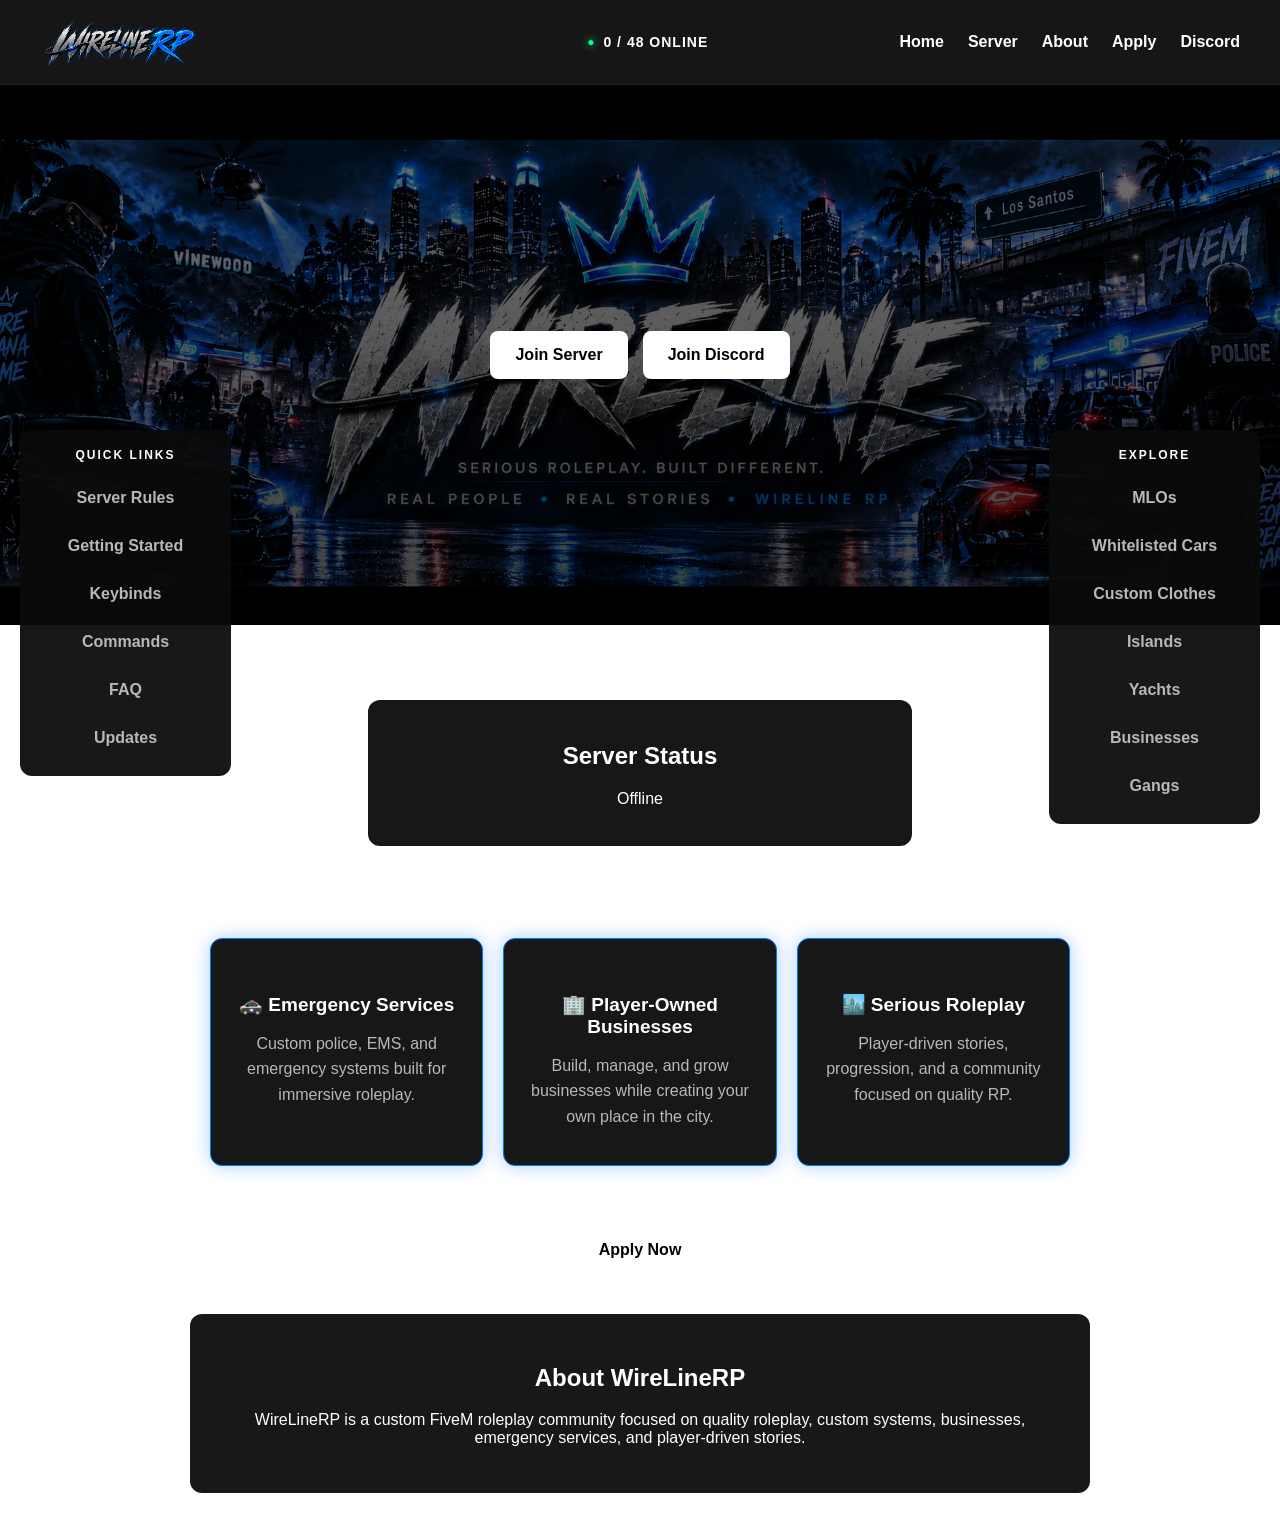
<file: index.html>
<!DOCTYPE html>
<html lang="en">
<head>
    <meta charset="UTF-8">
    <meta name="viewport" content="width=device-width, initial-scale=1.0">
    <title>WireLineRP</title>
    <link rel="stylesheet" href="style.css">
</head>
<body>
    <video class="background-video" autoplay muted loop playsinline>
    <source src="background.mp4" type="video/mp4">
</video>
    <nav class="navbar">
    <div class="nav-logo">
    <img src="wireline-logo.png" alt="WireLineRP">
</div>
    <div class="nav-status">
    <span class="status-dot">●</span>
    <span id="nav-player-count">0 / 48 ONLINE</span>
</div>

    <div class="nav-links">
        <a href="#home">Home</a>
        <a href="#status">Server</a>
        <a href="#about">About</a>
        <a href="#apply">Apply</a>
        <a href="#" id="discord-nav">Discord</a>
    </div>
</nav>
    <div class="quick-menu">
    <h3>QUICK LINKS</h3>

    <a href="rules.html">Server Rules</a>
    <a href="getting-started.html">Getting Started</a>
    <a href="keybinds.html">Keybinds</a>
    <a href="commands.html">Commands</a>
    <a href="faq.html">FAQ</a>
    <a href="updates.html">Updates</a>
</div>
    <div class="side-menu">
    <h3>EXPLORE</h3>

    <a href="mlos.html">MLOs</a>
<a href="cars.html">Whitelisted Cars</a>
<a href="clothes.html">Custom Clothes</a>
<a href="islands.html">Islands</a>
<a href="yachts.html">Yachts</a>
<a href="businesses.html">Businesses</a>
<a href="gangs.html">Gangs</a>
</div>
<header class="hero" id="home">
    <div class="hero-overlay">

        <div class="hero-buttons">
            <a href="#" class="btn" id="join-server">Join Server</a>
            <a href="#" class="btn" id="discord-link">Join Discord</a>
        </div>
    </div>
</header>
<body>

    <main>
        <section class="status-card" id="status">
            <h2>Server Status</h2>
            <p id="server-status">Checking...</p>
        </section>
        <section class="features">
    <h2>Why WireLineRP?</h2>

    <div class="feature-grid">
        <div class="feature-card">
            <h3>🚓 Emergency Services</h3>
            <p>Custom police, EMS, and emergency systems built for immersive roleplay.</p>
        </div>

        <div class="feature-card">
            <h3>🏢 Player-Owned Businesses</h3>
            <p>Build, manage, and grow businesses while creating your own place in the city.</p>
        </div>

        <div class="feature-card">
            <h3>🏙️ Serious Roleplay</h3>
            <p>Player-driven stories, progression, and a community focused on quality RP.</p>
        </div>
    </div>
</section>

        <section class="buttons" id="apply">
    <a href="#" class="btn" id="apply-link">Apply Now</a>
</section>

        <section class="about" id="about">
            <h2>About WireLineRP</h2>
            <p>
                WireLineRP is a custom FiveM roleplay community focused on quality roleplay,
                custom systems, businesses, emergency services, and player-driven stories.
            </p>
        </section>
    </main>

    <script src="script.js"></script>
</body>
</html>
</file>
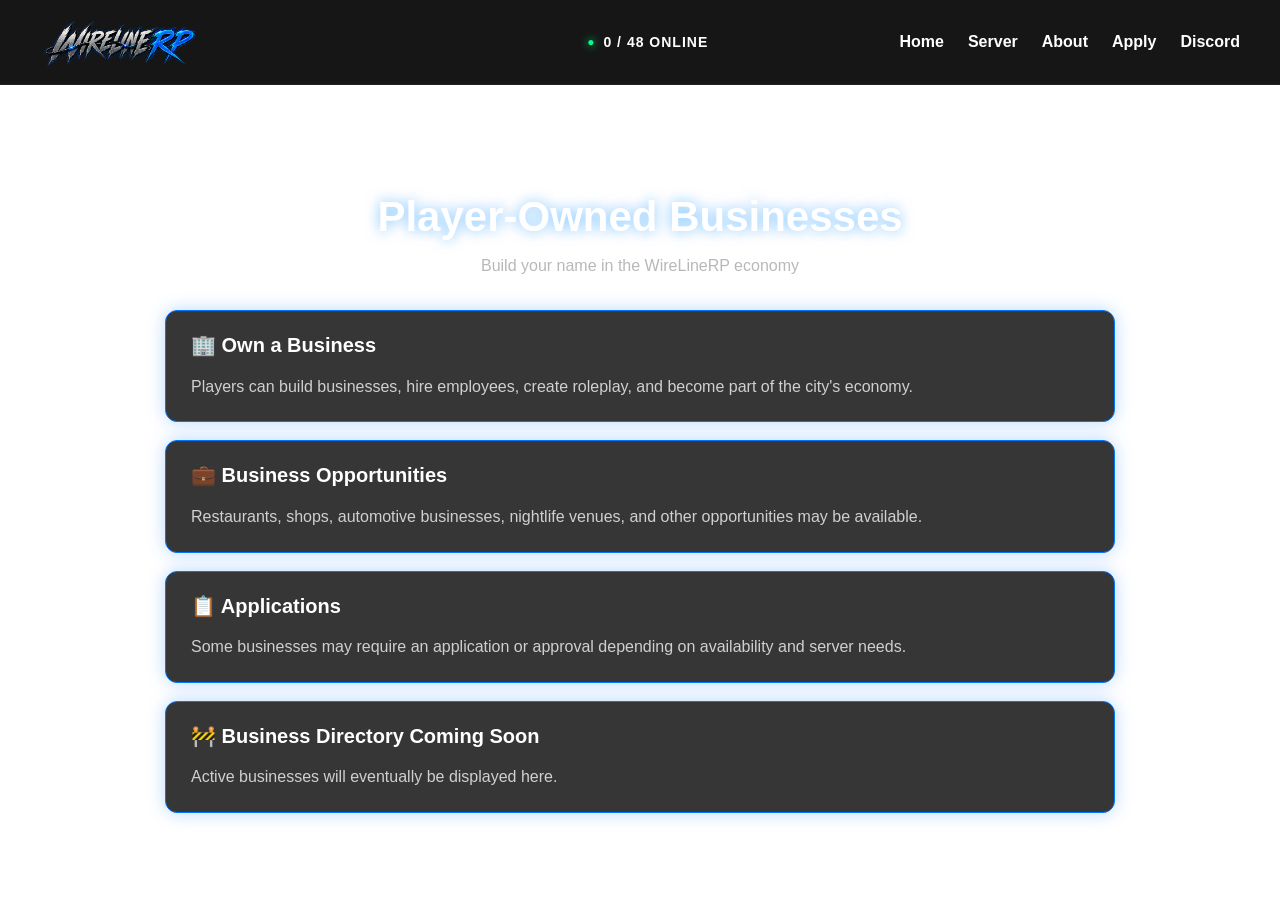
<file: businesses.html>
<!DOCTYPE html>
<html lang="en">
<head>
    <meta charset="UTF-8">
    <meta name="viewport" content="width=device-width, initial-scale=1.0">
    <title>WireLineRP | Businesses</title>
    <link rel="stylesheet" href="style.css">
</head>
<body>

<video class="background-video" autoplay muted loop playsinline>
    <source src="background.mp4" type="video/mp4">
</video>

<nav class="navbar">
    <div class="nav-logo"><a href="index.html"><img src="wireline-logo.png" alt="WireLineRP"></a></div>
    <div class="nav-status"><span class="status-dot">●</span><span id="nav-player-count">0 / 48 ONLINE</span></div>
    <div class="nav-links">
        <a href="index.html">Home</a>
        <a href="index.html#status">Server</a>
        <a href="index.html#about">About</a>
        <a href="index.html#apply">Apply</a>
        <a href="#" id="discord-nav">Discord</a>
    </div>
</nav>

<main class="rules-page">
    <div class="rules-header">
        <h1>Player-Owned Businesses</h1>
        <p>Build your name in the WireLineRP economy</p>
    </div>

    <div class="rules-card">
        <h2>🏢 Own a Business</h2>
        <p>Players can build businesses, hire employees, create roleplay, and become part of the city's economy.</p>
    </div>

    <div class="rules-card">
        <h2>💼 Business Opportunities</h2>
        <p>Restaurants, shops, automotive businesses, nightlife venues, and other opportunities may be available.</p>
    </div>

    <div class="rules-card">
        <h2>📋 Applications</h2>
        <p>Some businesses may require an application or approval depending on availability and server needs.</p>
    </div>

    <div class="rules-card">
        <h2>🚧 Business Directory Coming Soon</h2>
        <p>Active businesses will eventually be displayed here.</p>
    </div>
</main>

<script src="script.js"></script>
</body>
</html>
</file>
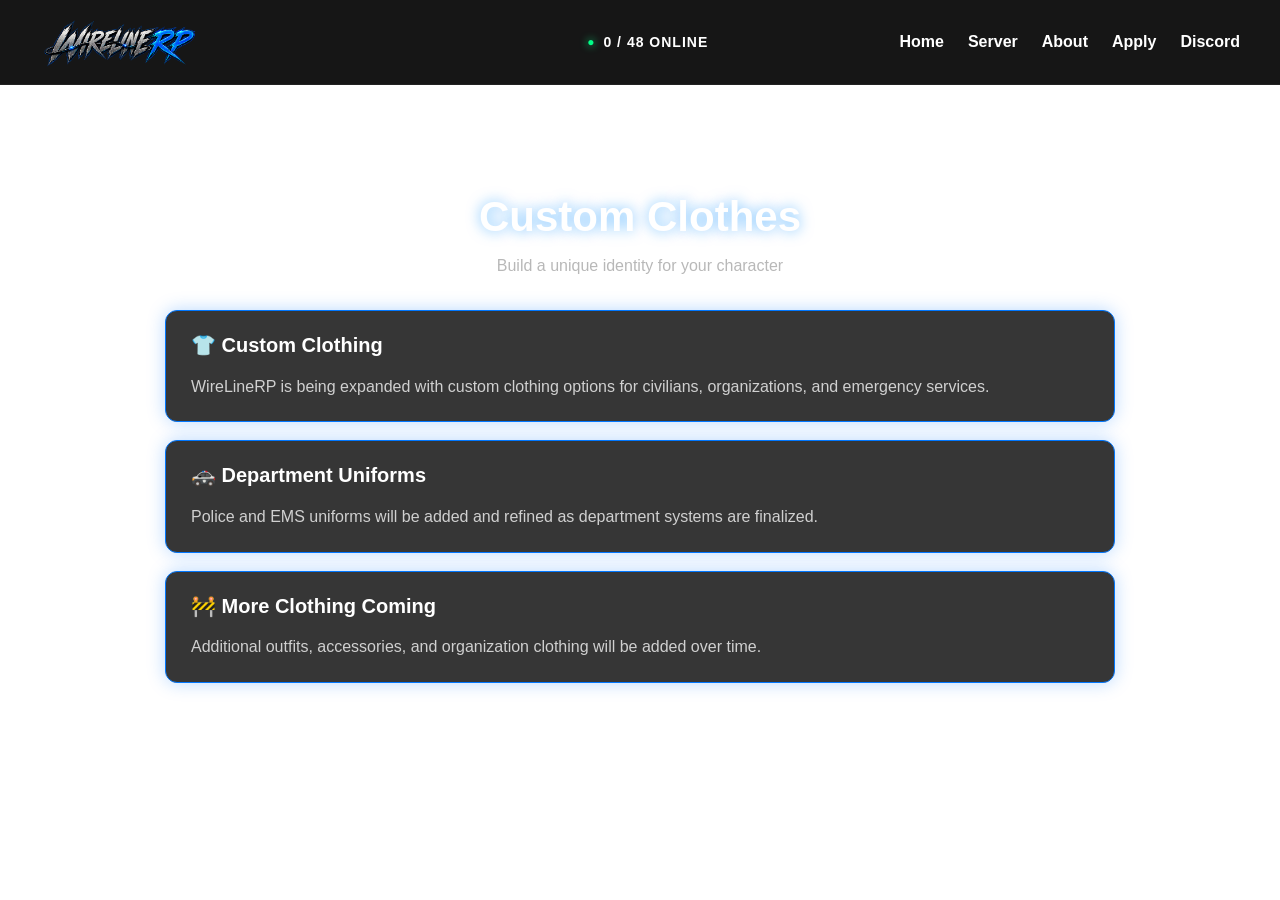
<file: clothes.html>
<!DOCTYPE html>
<html lang="en">
<head>
    <meta charset="UTF-8">
    <meta name="viewport" content="width=device-width, initial-scale=1.0">
    <title>WireLineRP | Custom Clothes</title>
    <link rel="stylesheet" href="style.css">
</head>
<body>

<video class="background-video" autoplay muted loop playsinline>
    <source src="background.mp4" type="video/mp4">
</video>

<nav class="navbar">
    <div class="nav-logo"><a href="index.html"><img src="wireline-logo.png" alt="WireLineRP"></a></div>
    <div class="nav-status"><span class="status-dot">●</span><span id="nav-player-count">0 / 48 ONLINE</span></div>
    <div class="nav-links">
        <a href="index.html">Home</a>
        <a href="index.html#status">Server</a>
        <a href="index.html#about">About</a>
        <a href="index.html#apply">Apply</a>
        <a href="#" id="discord-nav">Discord</a>
    </div>
</nav>

<main class="rules-page">
    <div class="rules-header">
        <h1>Custom Clothes</h1>
        <p>Build a unique identity for your character</p>
    </div>

    <div class="rules-card">
        <h2>👕 Custom Clothing</h2>
        <p>WireLineRP is being expanded with custom clothing options for civilians, organizations, and emergency services.</p>
    </div>

    <div class="rules-card">
        <h2>🚓 Department Uniforms</h2>
        <p>Police and EMS uniforms will be added and refined as department systems are finalized.</p>
    </div>

    <div class="rules-card">
        <h2>🚧 More Clothing Coming</h2>
        <p>Additional outfits, accessories, and organization clothing will be added over time.</p>
    </div>
</main>

<script src="script.js"></script>
</body>
</html>
</file>
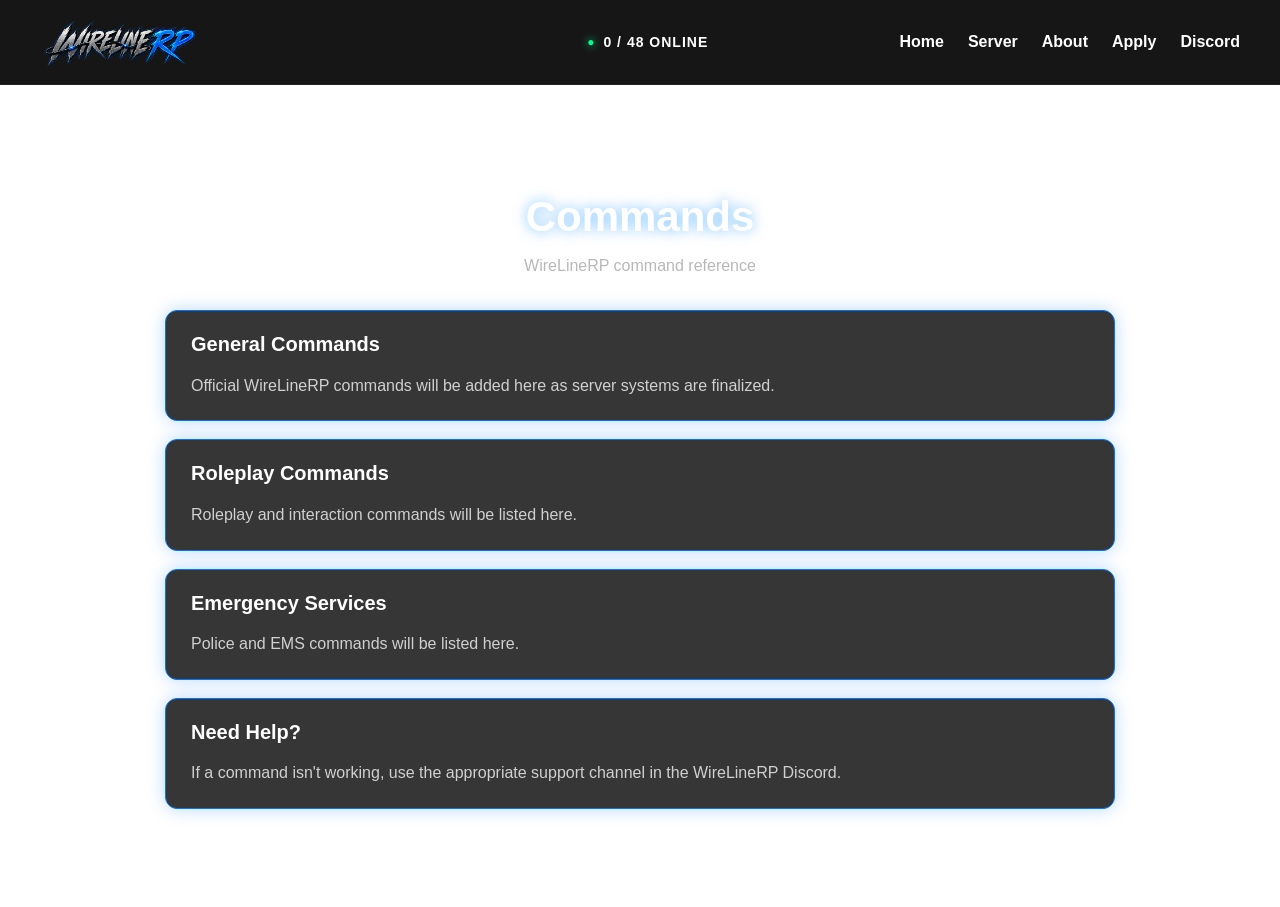
<file: commands.html>
<!DOCTYPE html>
<html lang="en">
<head>
    <meta charset="UTF-8">
    <meta name="viewport" content="width=device-width, initial-scale=1.0">
    <title>WireLineRP | Commands</title>
    <link rel="stylesheet" href="style.css">
</head>

<body>

<video class="background-video" autoplay muted loop playsinline>
    <source src="background.mp4" type="video/mp4">
</video>

<nav class="navbar">
    <div class="nav-logo">
        <a href="index.html">
            <img src="wireline-logo.png" alt="WireLineRP">
        </a>
    </div>

    <div class="nav-status">
        <span class="status-dot">●</span>
        <span id="nav-player-count">0 / 48 ONLINE</span>
    </div>

    <div class="nav-links">
        <a href="index.html">Home</a>
        <a href="index.html#status">Server</a>
        <a href="index.html#about">About</a>
        <a href="index.html#apply">Apply</a>
        <a href="#" id="discord-nav">Discord</a>
    </div>
</nav>

<main class="rules-page">

    <div class="rules-header">
        <h1>Commands</h1>
        <p>WireLineRP command reference</p>
    </div>

    <div class="rules-card">
        <h2>General Commands</h2>
        <p>Official WireLineRP commands will be added here as server systems are finalized.</p>
    </div>

    <div class="rules-card">
        <h2>Roleplay Commands</h2>
        <p>Roleplay and interaction commands will be listed here.</p>
    </div>

    <div class="rules-card">
        <h2>Emergency Services</h2>
        <p>Police and EMS commands will be listed here.</p>
    </div>

    <div class="rules-card">
        <h2>Need Help?</h2>
        <p>If a command isn't working, use the appropriate support channel in the WireLineRP Discord.</p>
    </div>

</main>

<script src="script.js"></script>

</body>
</html>
</file>
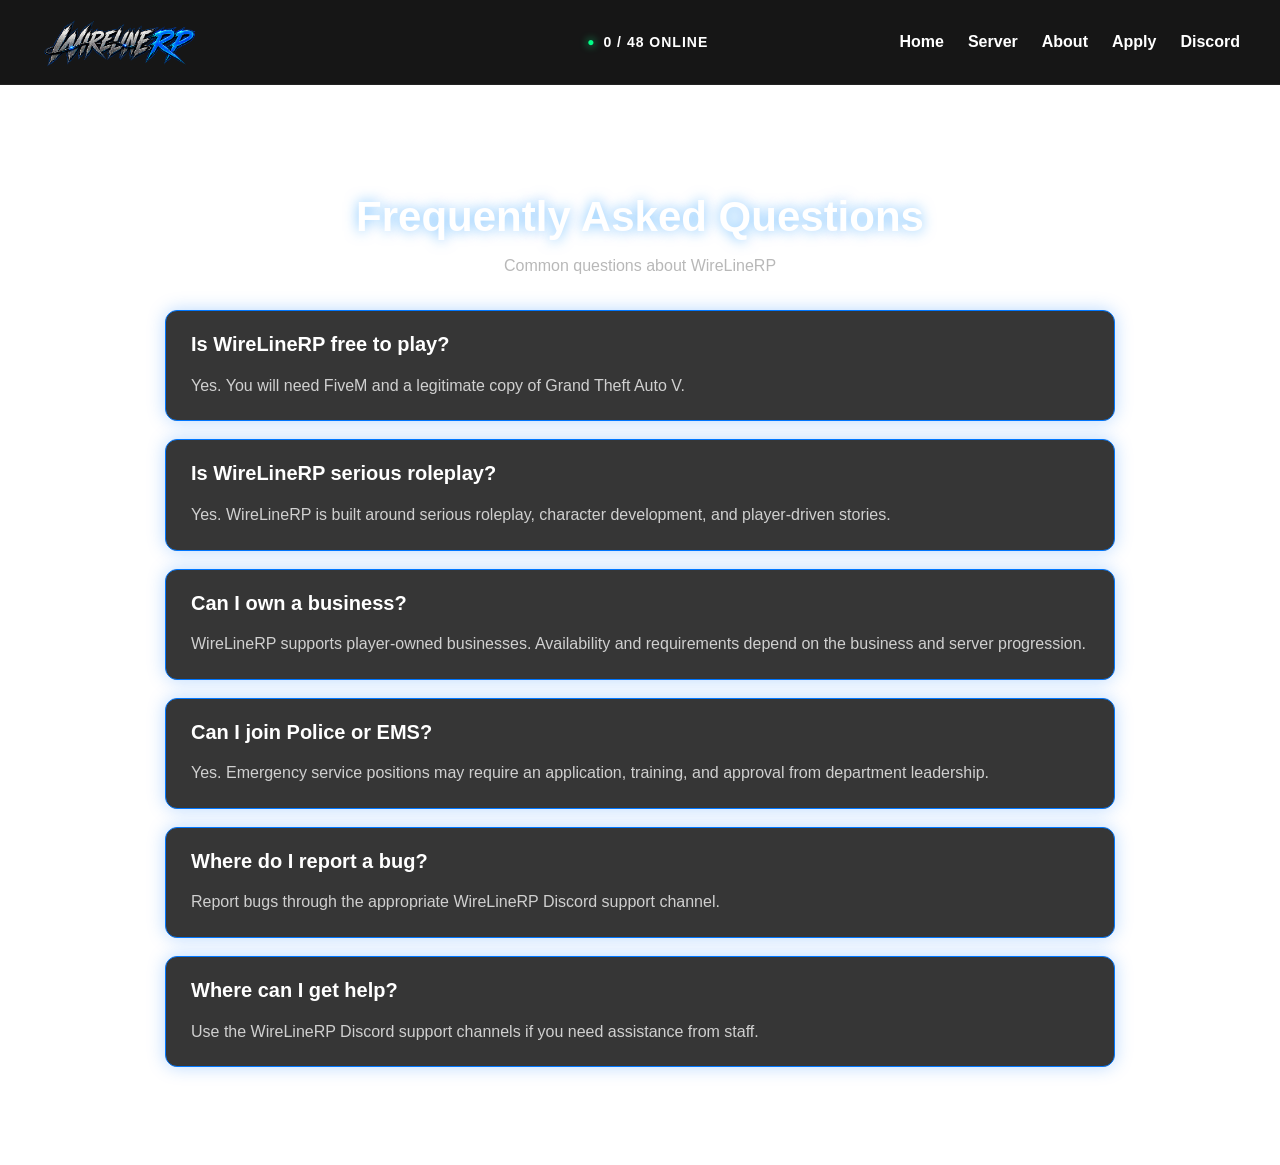
<file: faq.html>
<!DOCTYPE html>
<html lang="en">
<head>
    <meta charset="UTF-8">
    <meta name="viewport" content="width=device-width, initial-scale=1.0">
    <title>WireLineRP | FAQ</title>
    <link rel="stylesheet" href="style.css">
</head>

<body>

<video class="background-video" autoplay muted loop playsinline>
    <source src="background.mp4" type="video/mp4">
</video>

<nav class="navbar">
    <div class="nav-logo">
        <a href="index.html">
            <img src="wireline-logo.png" alt="WireLineRP">
        </a>
    </div>

    <div class="nav-status">
        <span class="status-dot">●</span>
        <span id="nav-player-count">0 / 48 ONLINE</span>
    </div>

    <div class="nav-links">
        <a href="index.html">Home</a>
        <a href="index.html#status">Server</a>
        <a href="index.html#about">About</a>
        <a href="index.html#apply">Apply</a>
        <a href="#" id="discord-nav">Discord</a>
    </div>
</nav>

<main class="rules-page">

    <div class="rules-header">
        <h1>Frequently Asked Questions</h1>
        <p>Common questions about WireLineRP</p>
    </div>

    <div class="rules-card">
        <h2>Is WireLineRP free to play?</h2>
        <p>Yes. You will need FiveM and a legitimate copy of Grand Theft Auto V.</p>
    </div>

    <div class="rules-card">
        <h2>Is WireLineRP serious roleplay?</h2>
        <p>Yes. WireLineRP is built around serious roleplay, character development, and player-driven stories.</p>
    </div>

    <div class="rules-card">
        <h2>Can I own a business?</h2>
        <p>WireLineRP supports player-owned businesses. Availability and requirements depend on the business and server progression.</p>
    </div>

    <div class="rules-card">
        <h2>Can I join Police or EMS?</h2>
        <p>Yes. Emergency service positions may require an application, training, and approval from department leadership.</p>
    </div>

    <div class="rules-card">
        <h2>Where do I report a bug?</h2>
        <p>Report bugs through the appropriate WireLineRP Discord support channel.</p>
    </div>

    <div class="rules-card">
        <h2>Where can I get help?</h2>
        <p>Use the WireLineRP Discord support channels if you need assistance from staff.</p>
    </div>

</main>

<script src="script.js"></script>

</body>
</html>
</file>
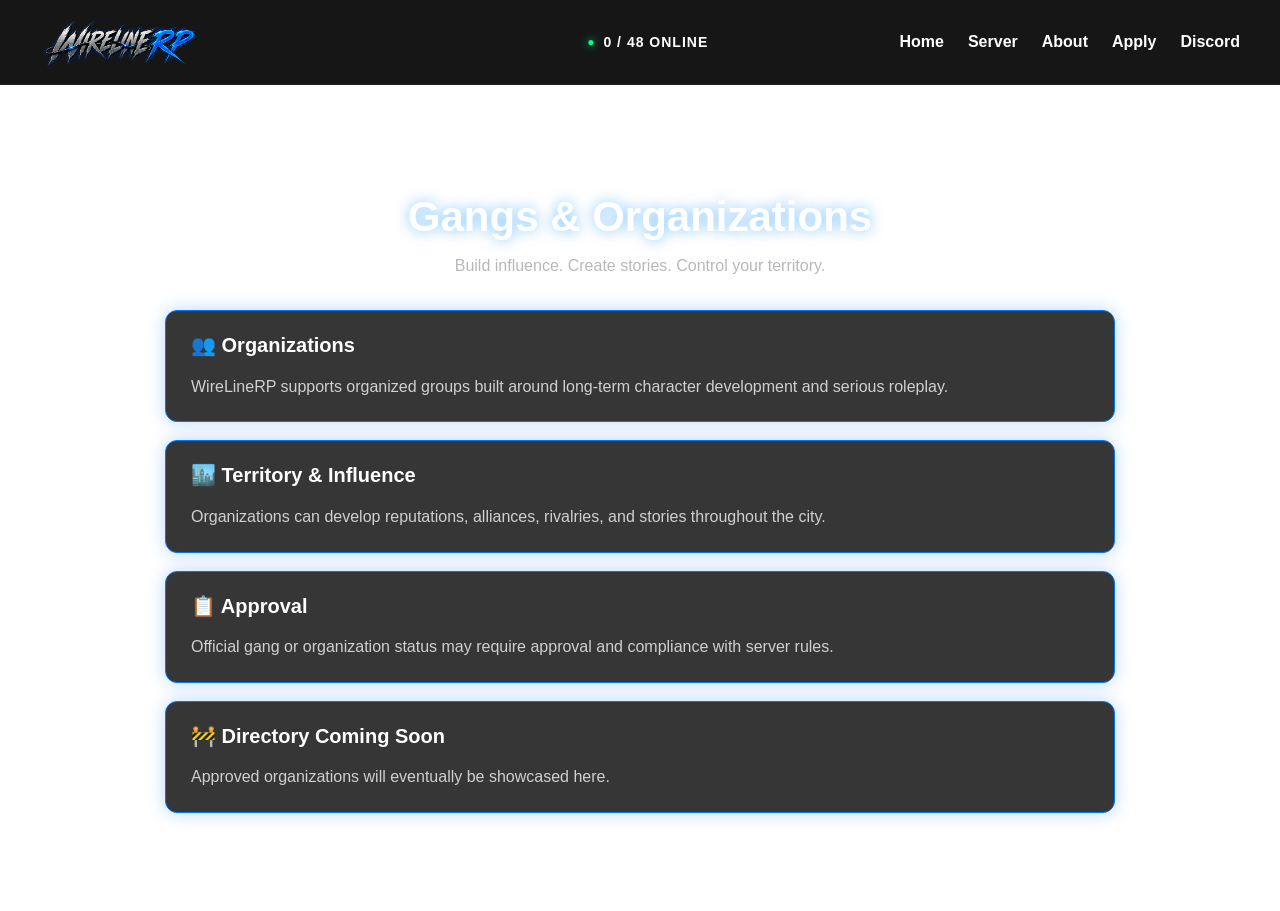
<file: gangs.html>
<!DOCTYPE html>
<html lang="en">
<head>
    <meta charset="UTF-8">
    <meta name="viewport" content="width=device-width, initial-scale=1.0">
    <title>WireLineRP | Gangs</title>
    <link rel="stylesheet" href="style.css">
</head>
<body>

<video class="background-video" autoplay muted loop playsinline>
    <source src="background.mp4" type="video/mp4">
</video>

<nav class="navbar">
    <div class="nav-logo"><a href="index.html"><img src="wireline-logo.png" alt="WireLineRP"></a></div>
    <div class="nav-status"><span class="status-dot">●</span><span id="nav-player-count">0 / 48 ONLINE</span></div>
    <div class="nav-links">
        <a href="index.html">Home</a>
        <a href="index.html#status">Server</a>
        <a href="index.html#about">About</a>
        <a href="index.html#apply">Apply</a>
        <a href="#" id="discord-nav">Discord</a>
    </div>
</nav>

<main class="rules-page">
    <div class="rules-header">
        <h1>Gangs & Organizations</h1>
        <p>Build influence. Create stories. Control your territory.</p>
    </div>

    <div class="rules-card">
        <h2>👥 Organizations</h2>
        <p>WireLineRP supports organized groups built around long-term character development and serious roleplay.</p>
    </div>

    <div class="rules-card">
        <h2>🏙️ Territory & Influence</h2>
        <p>Organizations can develop reputations, alliances, rivalries, and stories throughout the city.</p>
    </div>

    <div class="rules-card">
        <h2>📋 Approval</h2>
        <p>Official gang or organization status may require approval and compliance with server rules.</p>
    </div>

    <div class="rules-card">
        <h2>🚧 Directory Coming Soon</h2>
        <p>Approved organizations will eventually be showcased here.</p>
    </div>
</main>

<script src="script.js"></script>
</body>
</html>
</file>
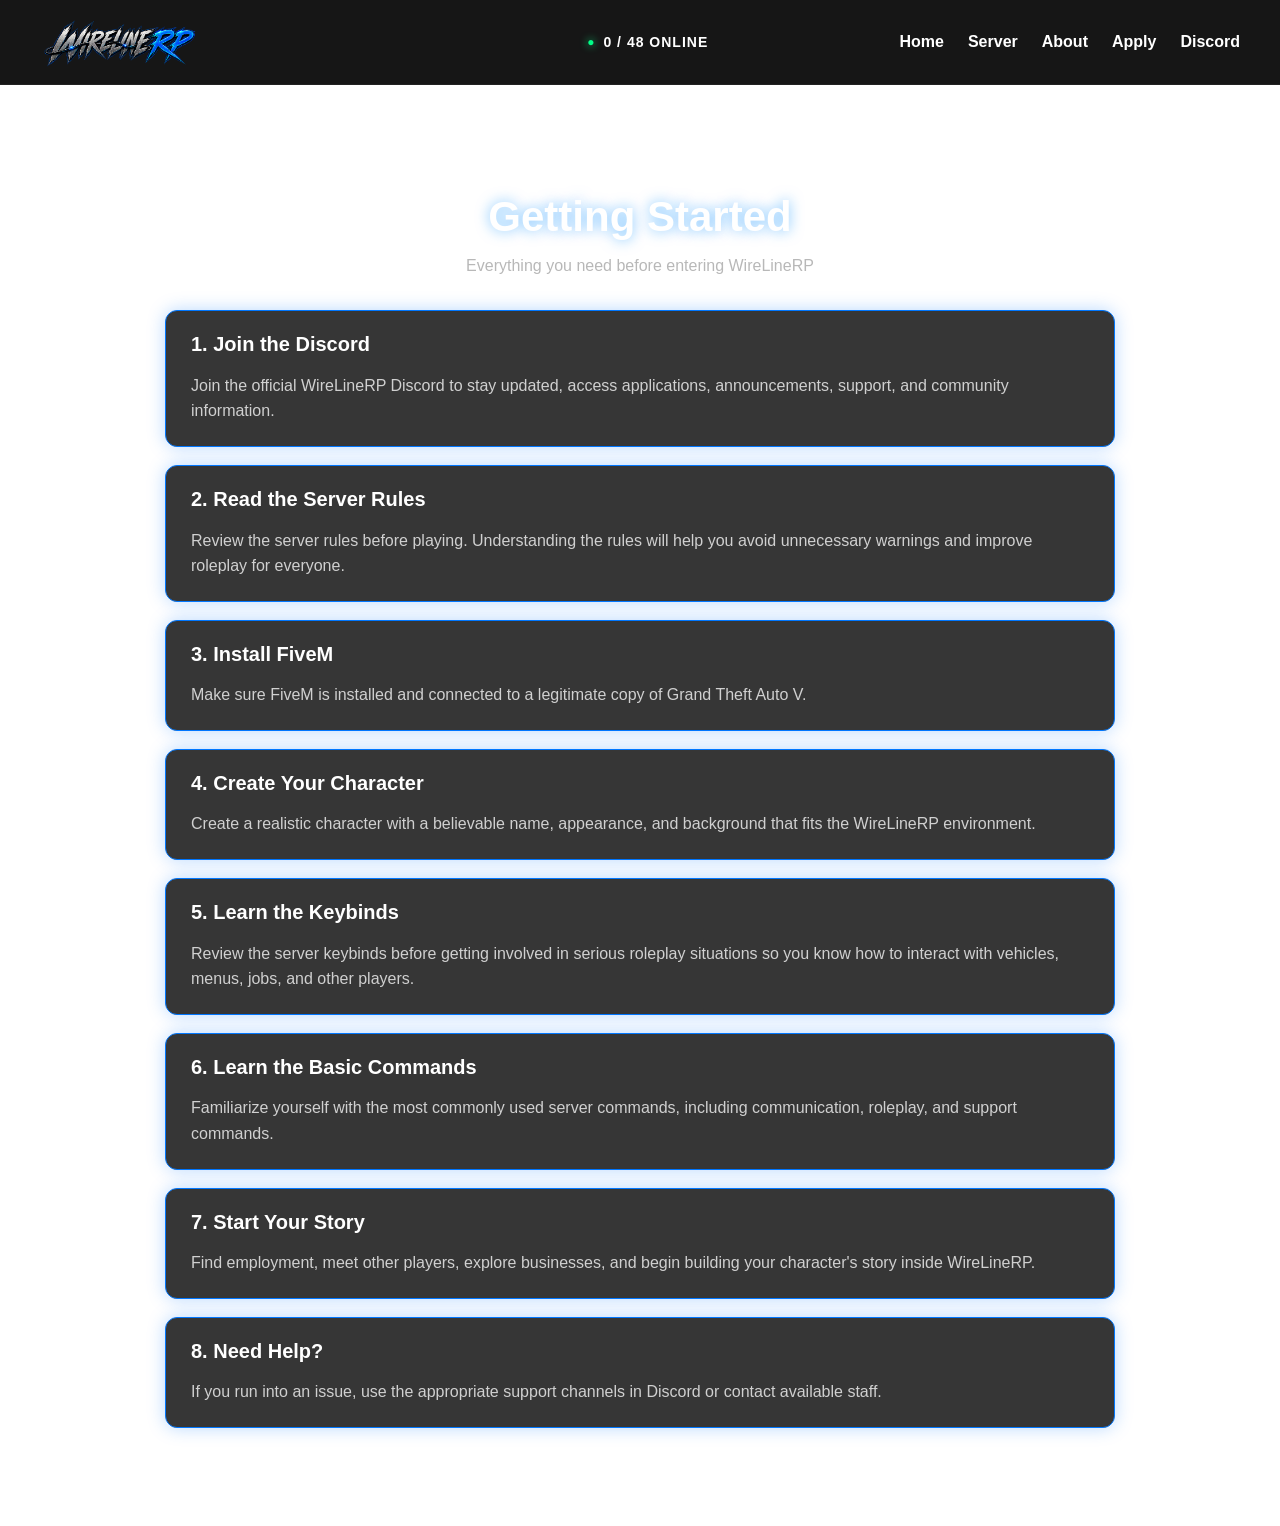
<file: getting-started.html>
<!DOCTYPE html>
<html lang="en">
<head>
    <meta charset="UTF-8">
    <meta name="viewport" content="width=device-width, initial-scale=1.0">
    <title>WireLineRP | Getting Started</title>
    <link rel="stylesheet" href="style.css">
</head>

<body>

<video class="background-video" autoplay muted loop playsinline>
    <source src="background.mp4" type="video/mp4">
</video>

<nav class="navbar">
    <div class="nav-logo">
        <a href="index.html">
            <img src="wireline-logo.png" alt="WireLineRP">
        </a>
    </div>

    <div class="nav-status">
        <span class="status-dot">●</span>
        <span id="nav-player-count">0 / 48 ONLINE</span>
    </div>

    <div class="nav-links">
        <a href="index.html">Home</a>
        <a href="index.html#status">Server</a>
        <a href="index.html#about">About</a>
        <a href="index.html#apply">Apply</a>
        <a href="#" id="discord-nav">Discord</a>
    </div>
</nav>

<main class="rules-page">

    <div class="rules-header">
        <h1>Getting Started</h1>
        <p>Everything you need before entering WireLineRP</p>
    </div>

    <div class="rules-card">
        <h2>1. Join the Discord</h2>
        <p>Join the official WireLineRP Discord to stay updated, access applications, announcements, support, and community information.</p>
    </div>

    <div class="rules-card">
        <h2>2. Read the Server Rules</h2>
        <p>Review the server rules before playing. Understanding the rules will help you avoid unnecessary warnings and improve roleplay for everyone.</p>
    </div>

    <div class="rules-card">
        <h2>3. Install FiveM</h2>
        <p>Make sure FiveM is installed and connected to a legitimate copy of Grand Theft Auto V.</p>
    </div>

    <div class="rules-card">
        <h2>4. Create Your Character</h2>
        <p>Create a realistic character with a believable name, appearance, and background that fits the WireLineRP environment.</p>
    </div>

    <div class="rules-card">
        <h2>5. Learn the Keybinds</h2>
        <p>Review the server keybinds before getting involved in serious roleplay situations so you know how to interact with vehicles, menus, jobs, and other players.</p>
    </div>

    <div class="rules-card">
        <h2>6. Learn the Basic Commands</h2>
        <p>Familiarize yourself with the most commonly used server commands, including communication, roleplay, and support commands.</p>
    </div>

    <div class="rules-card">
        <h2>7. Start Your Story</h2>
        <p>Find employment, meet other players, explore businesses, and begin building your character's story inside WireLineRP.</p>
    </div>

    <div class="rules-card">
        <h2>8. Need Help?</h2>
        <p>If you run into an issue, use the appropriate support channels in Discord or contact available staff.</p>
    </div>

</main>

<script src="script.js"></script>

</body>
</html>
</file>
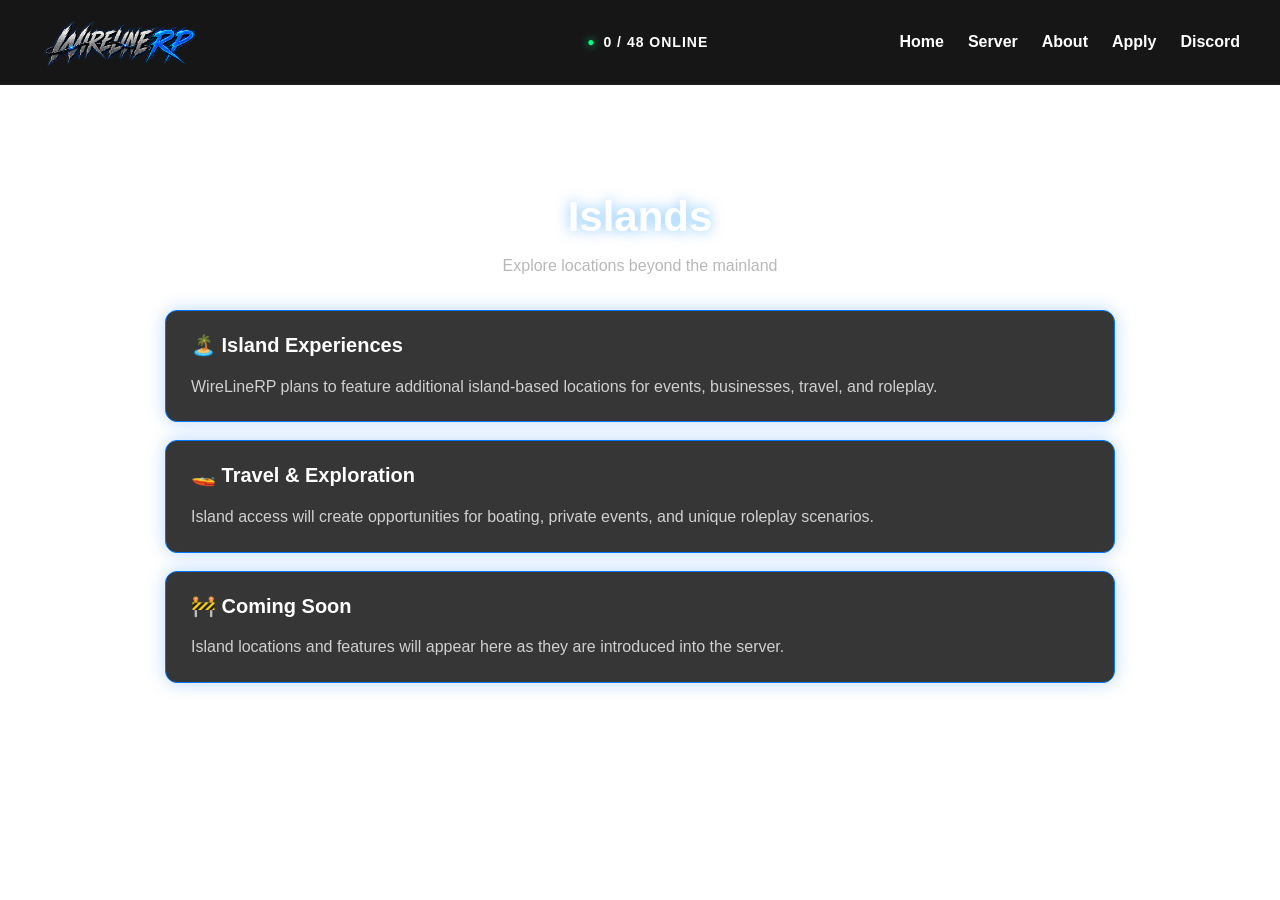
<file: islands.html>
<!DOCTYPE html>
<html lang="en">
<head>
    <meta charset="UTF-8">
    <meta name="viewport" content="width=device-width, initial-scale=1.0">
    <title>WireLineRP | Islands</title>
    <link rel="stylesheet" href="style.css">
</head>
<body>

<video class="background-video" autoplay muted loop playsinline>
    <source src="background.mp4" type="video/mp4">
</video>

<nav class="navbar">
    <div class="nav-logo"><a href="index.html"><img src="wireline-logo.png" alt="WireLineRP"></a></div>
    <div class="nav-status"><span class="status-dot">●</span><span id="nav-player-count">0 / 48 ONLINE</span></div>
    <div class="nav-links">
        <a href="index.html">Home</a>
        <a href="index.html#status">Server</a>
        <a href="index.html#about">About</a>
        <a href="index.html#apply">Apply</a>
        <a href="#" id="discord-nav">Discord</a>
    </div>
</nav>

<main class="rules-page">
    <div class="rules-header">
        <h1>Islands</h1>
        <p>Explore locations beyond the mainland</p>
    </div>

    <div class="rules-card">
        <h2>🏝️ Island Experiences</h2>
        <p>WireLineRP plans to feature additional island-based locations for events, businesses, travel, and roleplay.</p>
    </div>

    <div class="rules-card">
        <h2>🚤 Travel & Exploration</h2>
        <p>Island access will create opportunities for boating, private events, and unique roleplay scenarios.</p>
    </div>

    <div class="rules-card">
        <h2>🚧 Coming Soon</h2>
        <p>Island locations and features will appear here as they are introduced into the server.</p>
    </div>
</main>

<script src="script.js"></script>
</body>
</html>
</file>
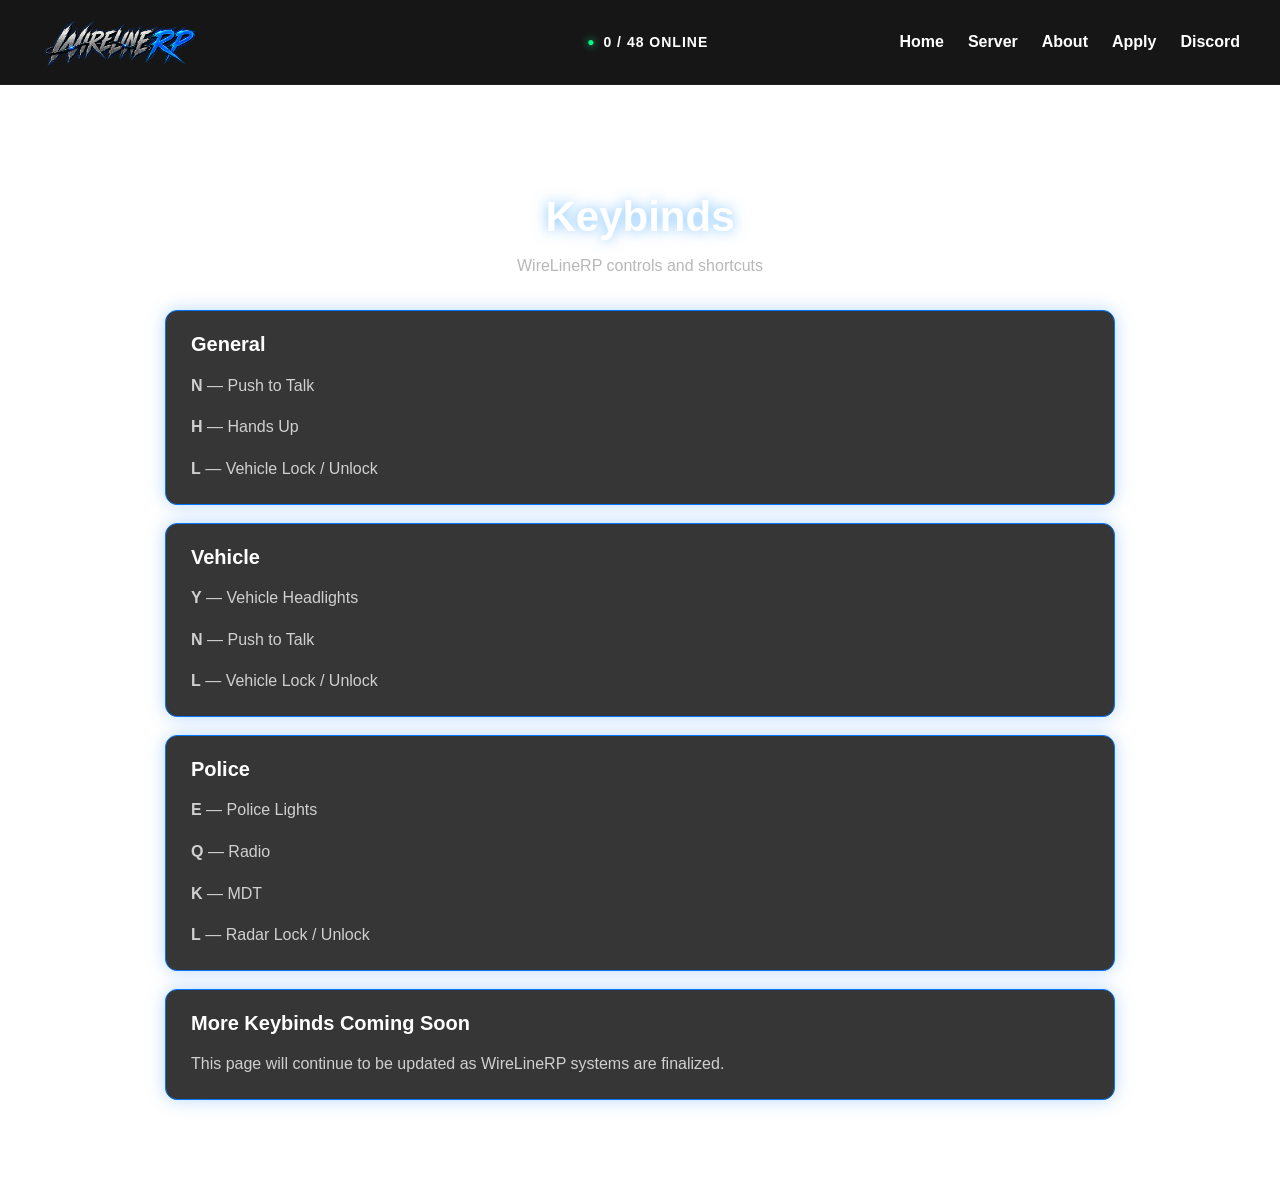
<file: keybinds.html>
<!DOCTYPE html>
<html lang="en">
<head>
    <meta charset="UTF-8">
    <meta name="viewport" content="width=device-width, initial-scale=1.0">
    <title>WireLineRP | Keybinds</title>
    <link rel="stylesheet" href="style.css">
</head>

<body>

<video class="background-video" autoplay muted loop playsinline>
    <source src="background.mp4" type="video/mp4">
</video>

<nav class="navbar">
    <div class="nav-logo">
        <a href="index.html">
            <img src="wireline-logo.png" alt="WireLineRP">
        </a>
    </div>

    <div class="nav-status">
        <span class="status-dot">●</span>
        <span id="nav-player-count">0 / 48 ONLINE</span>
    </div>

    <div class="nav-links">
        <a href="index.html">Home</a>
        <a href="index.html#status">Server</a>
        <a href="index.html#about">About</a>
        <a href="index.html#apply">Apply</a>
        <a href="#" id="discord-nav">Discord</a>
    </div>
</nav>

<main class="rules-page">

    <div class="rules-header">
        <h1>Keybinds</h1>
        <p>WireLineRP controls and shortcuts</p>
    </div>

    <div class="rules-card">
        <h2>General</h2>
        <p><strong>N</strong> — Push to Talk</p>
        <p><strong>H</strong> — Hands Up</p>
        <p><strong>L</strong> — Vehicle Lock / Unlock</p>
    </div>

    <div class="rules-card">
        <h2>Vehicle</h2>
        <p><strong>Y</strong> — Vehicle Headlights</p>
        <p><strong>N</strong> — Push to Talk</p>
        <p><strong>L</strong> — Vehicle Lock / Unlock</p>
    </div>

    <div class="rules-card">
        <h2>Police</h2>
        <p><strong>E</strong> — Police Lights</p>
        <p><strong>Q</strong> — Radio</p>
        <p><strong>K</strong> — MDT</p>
        <p><strong>L</strong> — Radar Lock / Unlock</p>
    </div>

    <div class="rules-card">
        <h2>More Keybinds Coming Soon</h2>
        <p>This page will continue to be updated as WireLineRP systems are finalized.</p>
    </div>

</main>

<script src="script.js"></script>

</body>
</html>
</file>
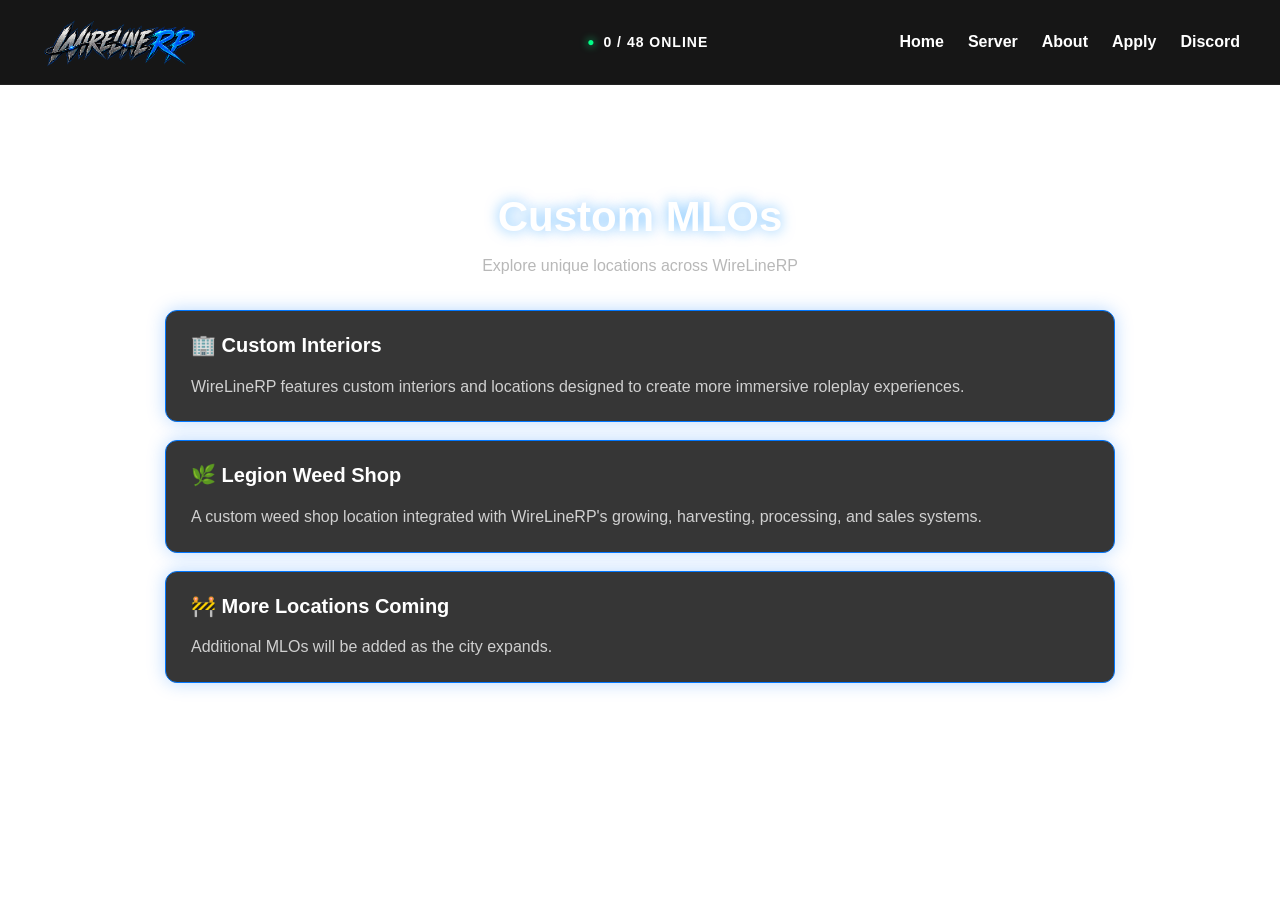
<file: mlos.html>
<!DOCTYPE html>
<html lang="en">
<head>
    <meta charset="UTF-8">
    <meta name="viewport" content="width=device-width, initial-scale=1.0">
    <title>WireLineRP | MLOs</title>
    <link rel="stylesheet" href="style.css">
</head>
<body>

<video class="background-video" autoplay muted loop playsinline>
    <source src="background.mp4" type="video/mp4">
</video>

<nav class="navbar">
    <div class="nav-logo"><a href="index.html"><img src="wireline-logo.png" alt="WireLineRP"></a></div>
    <div class="nav-status">
        <span class="status-dot">●</span>
        <span id="nav-player-count">0 / 48 ONLINE</span>
    </div>
    <div class="nav-links">
        <a href="index.html">Home</a>
        <a href="index.html#status">Server</a>
        <a href="index.html#about">About</a>
        <a href="index.html#apply">Apply</a>
        <a href="#" id="discord-nav">Discord</a>
    </div>
</nav>

<main class="rules-page">
    <div class="rules-header">
        <h1>Custom MLOs</h1>
        <p>Explore unique locations across WireLineRP</p>
    </div>

    <div class="rules-card">
        <h2>🏢 Custom Interiors</h2>
        <p>WireLineRP features custom interiors and locations designed to create more immersive roleplay experiences.</p>
    </div>

    <div class="rules-card">
        <h2>🌿 Legion Weed Shop</h2>
        <p>A custom weed shop location integrated with WireLineRP's growing, harvesting, processing, and sales systems.</p>
    </div>

    <div class="rules-card">
        <h2>🚧 More Locations Coming</h2>
        <p>Additional MLOs will be added as the city expands.</p>
    </div>
</main>

<script src="script.js"></script>
</body>
</html>
</file>
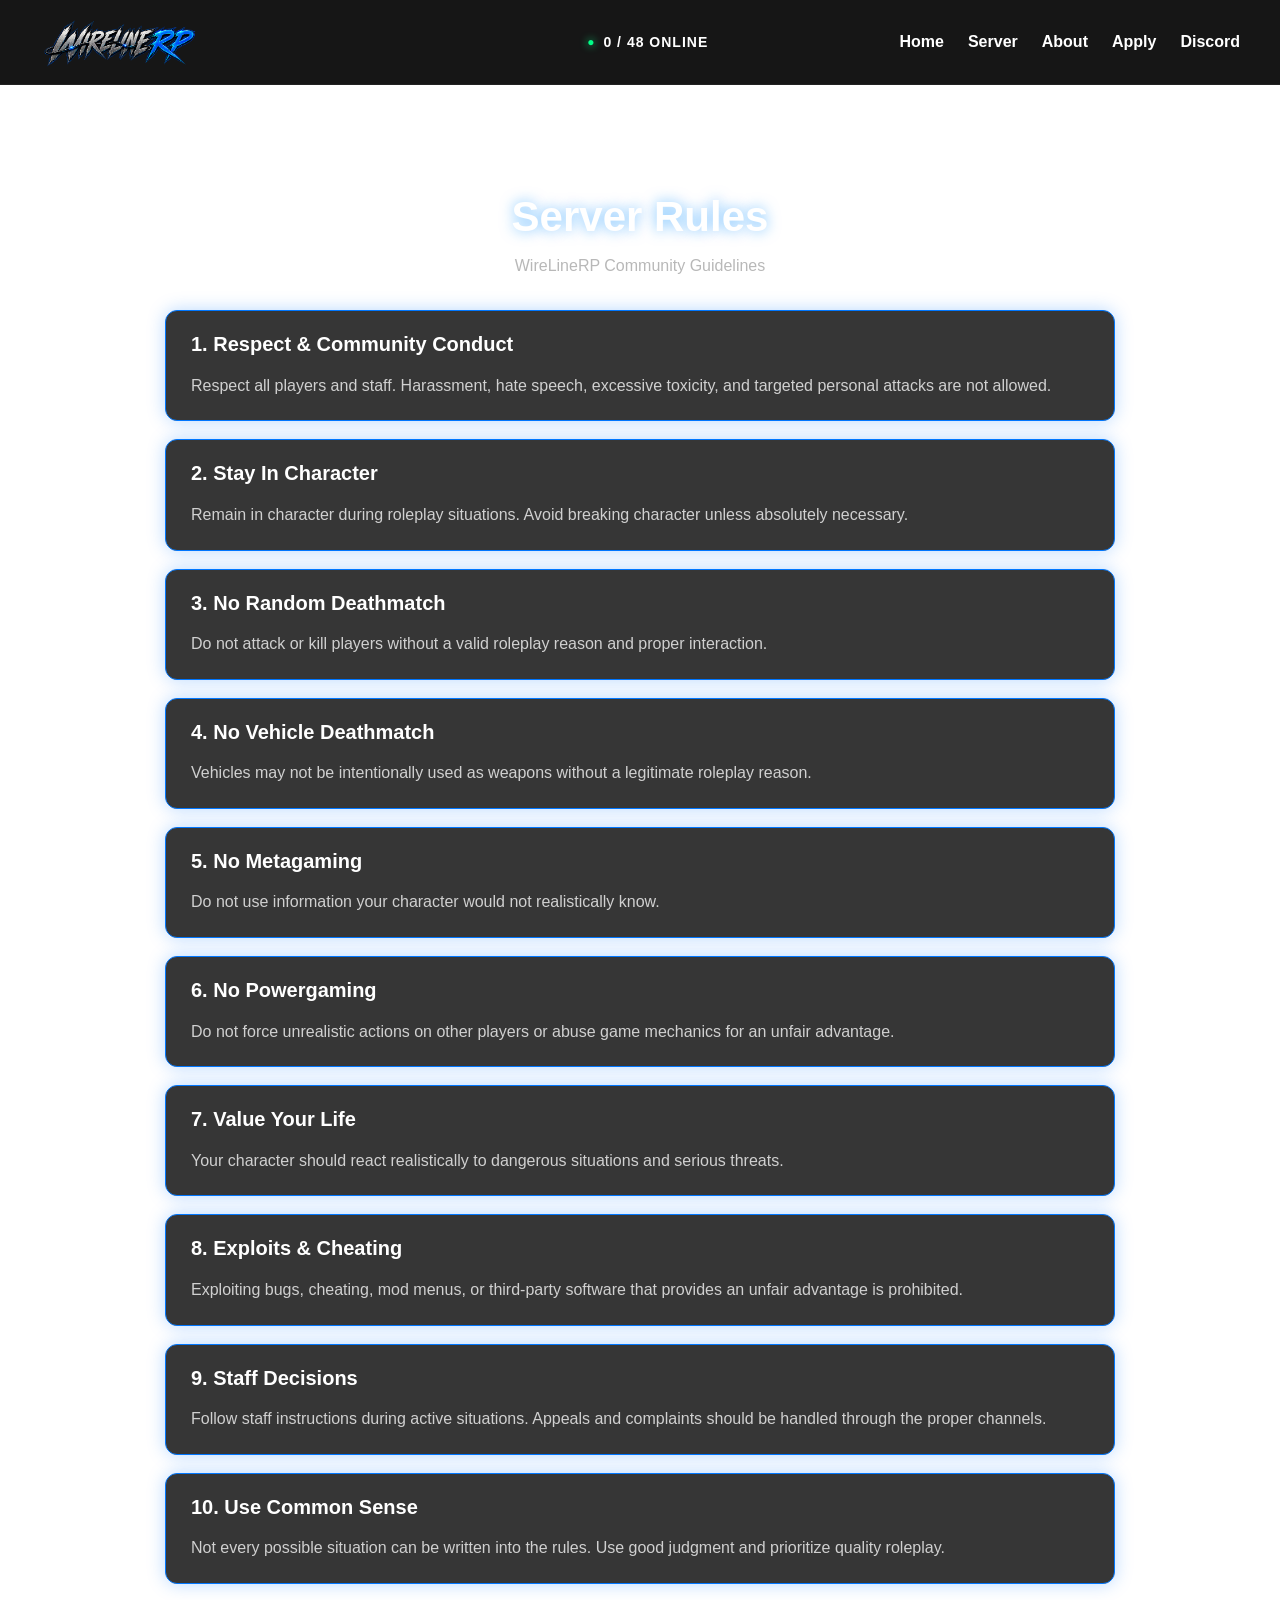
<file: rules.html>
<!DOCTYPE html>
<html lang="en">
<head>
    <meta charset="UTF-8">
    <meta name="viewport" content="width=device-width, initial-scale=1.0">
    <title>WireLineRP | Server Rules</title>
    <link rel="stylesheet" href="style.css">
</head>

<body>

<video class="background-video" autoplay muted loop playsinline>
    <source src="background.mp4" type="video/mp4">
</video>

<nav class="navbar">
    <div class="nav-logo">
        <a href="index.html">
            <img src="wireline-logo.png" alt="WireLineRP">
        </a>
    </div>

    <div class="nav-status">
        <span class="status-dot">●</span>
        <span id="nav-player-count">0 / 48 ONLINE</span>
    </div>

    <div class="nav-links">
        <a href="index.html">Home</a>
        <a href="index.html#status">Server</a>
        <a href="index.html#about">About</a>
        <a href="index.html#apply">Apply</a>
        <a href="#" id="discord-nav">Discord</a>
    </div>
</nav>

<main class="rules-page">

    <div class="rules-header">
        <h1>Server Rules</h1>
        <p>WireLineRP Community Guidelines</p>
    </div>

    <div class="rules-card">
        <h2>1. Respect & Community Conduct</h2>
        <p>Respect all players and staff. Harassment, hate speech, excessive toxicity, and targeted personal attacks are not allowed.</p>
    </div>

    <div class="rules-card">
        <h2>2. Stay In Character</h2>
        <p>Remain in character during roleplay situations. Avoid breaking character unless absolutely necessary.</p>
    </div>

    <div class="rules-card">
        <h2>3. No Random Deathmatch</h2>
        <p>Do not attack or kill players without a valid roleplay reason and proper interaction.</p>
    </div>

    <div class="rules-card">
        <h2>4. No Vehicle Deathmatch</h2>
        <p>Vehicles may not be intentionally used as weapons without a legitimate roleplay reason.</p>
    </div>

    <div class="rules-card">
        <h2>5. No Metagaming</h2>
        <p>Do not use information your character would not realistically know.</p>
    </div>

    <div class="rules-card">
        <h2>6. No Powergaming</h2>
        <p>Do not force unrealistic actions on other players or abuse game mechanics for an unfair advantage.</p>
    </div>

    <div class="rules-card">
        <h2>7. Value Your Life</h2>
        <p>Your character should react realistically to dangerous situations and serious threats.</p>
    </div>

    <div class="rules-card">
        <h2>8. Exploits & Cheating</h2>
        <p>Exploiting bugs, cheating, mod menus, or third-party software that provides an unfair advantage is prohibited.</p>
    </div>

    <div class="rules-card">
        <h2>9. Staff Decisions</h2>
        <p>Follow staff instructions during active situations. Appeals and complaints should be handled through the proper channels.</p>
    </div>

    <div class="rules-card">
        <h2>10. Use Common Sense</h2>
        <p>Not every possible situation can be written into the rules. Use good judgment and prioritize quality roleplay.</p>
    </div>

</main>

<script src="script.js"></script>

</body>
</html>
</file>
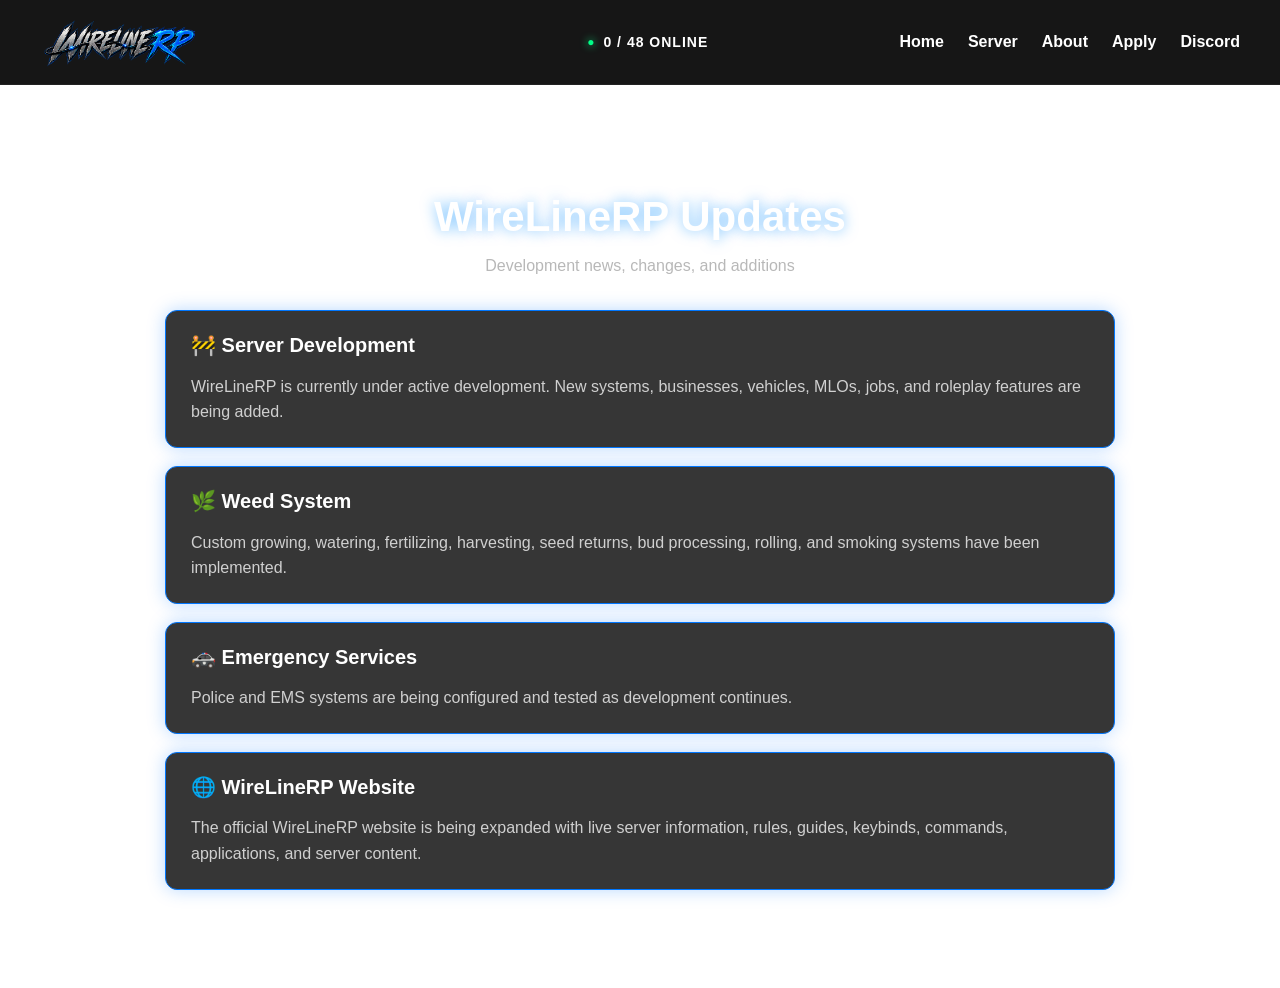
<file: updates.html>
<!DOCTYPE html>
<html lang="en">
<head>
    <meta charset="UTF-8">
    <meta name="viewport" content="width=device-width, initial-scale=1.0">
    <title>WireLineRP | Updates</title>
    <link rel="stylesheet" href="style.css">
</head>

<body>

<video class="background-video" autoplay muted loop playsinline>
    <source src="background.mp4" type="video/mp4">
</video>

<nav class="navbar">
    <div class="nav-logo">
        <a href="index.html">
            <img src="wireline-logo.png" alt="WireLineRP">
        </a>
    </div>

    <div class="nav-status">
        <span class="status-dot">●</span>
        <span id="nav-player-count">0 / 48 ONLINE</span>
    </div>

    <div class="nav-links">
        <a href="index.html">Home</a>
        <a href="index.html#status">Server</a>
        <a href="index.html#about">About</a>
        <a href="index.html#apply">Apply</a>
        <a href="#" id="discord-nav">Discord</a>
    </div>
</nav>

<main class="rules-page">

    <div class="rules-header">
        <h1>WireLineRP Updates</h1>
        <p>Development news, changes, and additions</p>
    </div>

    <div class="rules-card">
        <h2>🚧 Server Development</h2>
        <p>WireLineRP is currently under active development. New systems, businesses, vehicles, MLOs, jobs, and roleplay features are being added.</p>
    </div>

    <div class="rules-card">
        <h2>🌿 Weed System</h2>
        <p>Custom growing, watering, fertilizing, harvesting, seed returns, bud processing, rolling, and smoking systems have been implemented.</p>
    </div>

    <div class="rules-card">
        <h2>🚓 Emergency Services</h2>
        <p>Police and EMS systems are being configured and tested as development continues.</p>
    </div>

    <div class="rules-card">
        <h2>🌐 WireLineRP Website</h2>
        <p>The official WireLineRP website is being expanded with live server information, rules, guides, keybinds, commands, applications, and server content.</p>
    </div>

</main>

<script src="script.js"></script>

</body>
</html>
</file>
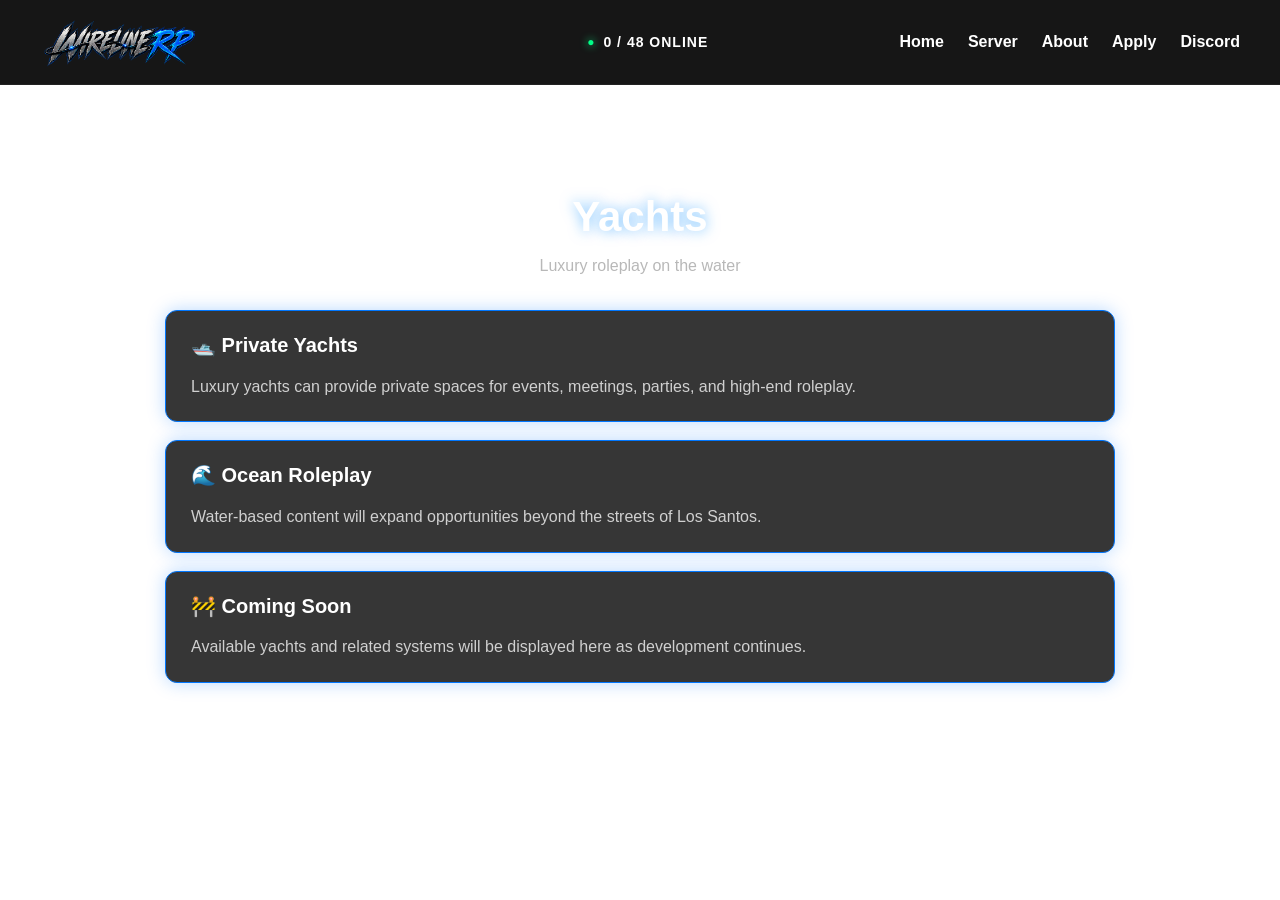
<file: yachts.html>
<!DOCTYPE html>
<html lang="en">
<head>
    <meta charset="UTF-8">
    <meta name="viewport" content="width=device-width, initial-scale=1.0">
    <title>WireLineRP | Yachts</title>
    <link rel="stylesheet" href="style.css">
</head>
<body>

<video class="background-video" autoplay muted loop playsinline>
    <source src="background.mp4" type="video/mp4">
</video>

<nav class="navbar">
    <div class="nav-logo"><a href="index.html"><img src="wireline-logo.png" alt="WireLineRP"></a></div>
    <div class="nav-status"><span class="status-dot">●</span><span id="nav-player-count">0 / 48 ONLINE</span></div>
    <div class="nav-links">
        <a href="index.html">Home</a>
        <a href="index.html#status">Server</a>
        <a href="index.html#about">About</a>
        <a href="index.html#apply">Apply</a>
        <a href="#" id="discord-nav">Discord</a>
    </div>
</nav>

<main class="rules-page">
    <div class="rules-header">
        <h1>Yachts</h1>
        <p>Luxury roleplay on the water</p>
    </div>

    <div class="rules-card">
        <h2>🛥️ Private Yachts</h2>
        <p>Luxury yachts can provide private spaces for events, meetings, parties, and high-end roleplay.</p>
    </div>

    <div class="rules-card">
        <h2>🌊 Ocean Roleplay</h2>
        <p>Water-based content will expand opportunities beyond the streets of Los Santos.</p>
    </div>

    <div class="rules-card">
        <h2>🚧 Coming Soon</h2>
        <p>Available yachts and related systems will be displayed here as development continues.</p>
    </div>
</main>

<script src="script.js"></script>
</body>
</html>
</file>
<file: style.css>
@import url('https://fonts.googleapis.com/css2?family=Racing+Sans+One&display=swap');
body {
    margin: 0;
    font-family: Arial, sans-serif;
    background: transparent;
    color: white;
    text-align: center;
}

header {
    padding: 60px 20px;
    background: #151515;
}

header h1 {
    font-size: 48px;
    margin-bottom: 10px;
}

main {
    max-width: 900px;
    margin: auto;
    padding: 40px 20px;
}

.status-card {
    max-width: 500px;
    margin: 35px auto 25px;
    padding: 22px;
    text-align: center;
    background: #171717;
    border-radius: 12px;
}

.buttons {
    display: flex;
    justify-content: center;
    gap: 15px;
    flex-wrap: wrap;
    margin-bottom: 40px;
}

.btn {
    background: #ffffff;
    color: #000000;
    text-decoration: none;
    padding: 15px 25px;
    border-radius: 8px;
    font-weight: bold;
}

.btn:hover {
    opacity: 0.8;
}

.about {
    background: #181818;
    padding: 30px;
    border-radius: 12px;
}

.hero {
    min-height: 420px;
    display: flex;
    align-items: center;
    justify-content: center;
    background:
        linear-gradient(rgba(0,0,0,0.55), rgba(0,0,0,0.75)),
        url("banner.jpg") center/cover no-repeat;
}

.hero-overlay {
    text-align: center;
}

.hero h1 {
    font-size: 64px;
    margin: 0;
}

.hero p {
    font-size: 20px;
    margin: 15px 0 30px;
}

.hero-buttons {
    display: flex;
    justify-content: center;
    gap: 15px;
}

.navbar {
    position: sticky;
    top: 0;
    z-index: 1000;
    display: flex;
    justify-content: space-between;
    align-items: center;
    padding: 16px 40px;
    background: rgba(10, 10, 10, 0.95);
    border-bottom: 1px solid #222;
}

.nav-logo {
    display: flex;
    align-items: center;
}

.nav-logo img {
    height: 52px;
    width: auto;
    display: block;
}

.nav-links {
    display: flex;
    gap: 24px;
}

.nav-links a {
    color: white;
    text-decoration: none;
    font-weight: 600;
}

.nav-links a:hover {
    opacity: 0.7;
}

html {
    scroll-behavior: smooth;
}
.nav-status {
    display: flex;
    align-items: center;
    gap: 8px;
    font-size: 14px;
    font-weight: 700;
    letter-spacing: 1px;
    transform: translateX(100px);
}

.status-dot {
    color: #00ff88;
    font-size: 12px;
    text-shadow: 0 0 8px #00ff88;
}

.features {
    max-width: 1100px;
    margin: 30px auto 60px;
    padding: 0 20px;
    text-align: center;
}

.features h2 {
    font-size: 28px;
    margin-bottom: 30px;
}

.feature-grid {
    display: grid;
    grid-template-columns: repeat(3, 1fr);
    gap: 20px;
}

.feature-card {
    background: #171717;
    border: 1px solid #0077ff;
    border-radius: 12px;
    padding: 35px 25px;
    min-height: 150px;
    transition: 0.25s ease;
    box-shadow: 0 0 18px rgba(0, 119, 255, 0.35);
}

.feature-card:hover {
    transform: translateY(-5px);
    border-color: #008cff;
    box-shadow: 0 0 20px rgba(0, 140, 255, 0.18);
}

.feature-card h3 {
    font-size: 19px;
    margin-bottom: 15px;
}

.feature-card p {
    color: #b8b8b8;
    line-height: 1.6;
    margin: 0;
}

.side-menu {
    position: absolute;
    right: 20px;
    top: 430px;
    z-index: 900;

    display: flex;
    flex-direction: column;
    gap: 8px;

    width: 175px;
    padding: 18px;

    background: rgba(10, 10, 10, 0.94);
    border: none;
    border-radius: 12px;
    box-shadow: none;
}

.side-menu h3 {
    color: #ffffff;
    font-size: 12px;
    text-align: center;
    letter-spacing: 2px;
    margin: 0 0 8px;
}

.side-menu a {
    color: #b8b8b8;
    text-decoration: none;
    padding: 10px 12px;
    border-radius: 7px;
    font-weight: 600;
    border: 1px solid transparent;
    transition: 0.2s ease;
}

.side-menu a:hover {
    color: #ffffff;
    background: rgba(0, 140, 255, 0.12);
    border-color: #008cff;
    box-shadow: 0 0 12px rgba(0, 140, 255, 0.35);
    transform: translateX(-4px);
}

.quick-menu {
    position: absolute;
    left: 20px;
    top: 430px;
    z-index: 900;

    display: flex;
    flex-direction: column;
    gap: 8px;

    width: 175px;
    padding: 18px;

    background: rgba(10, 10, 10, 0.94);
    border: none;
    border-radius: 12px;
    box-shadow: none;
}

.quick-menu h3 {
    color: #ffffff;
    font-size: 12px;
    text-align: center;
    letter-spacing: 2px;
    margin: 0 0 8px;
}

.quick-menu a {
    color: #b8b8b8;
    text-decoration: none;
    padding: 10px 12px;
    border-radius: 7px;
    font-weight: 600;
    border: 1px solid transparent;
    transition: 0.2s ease;
}

.quick-menu a:hover {
    color: #ffffff;
    background: rgba(0, 140, 255, 0.12);
    border-color: #008cff;
    box-shadow: 0 0 12px rgba(0, 140, 255, 0.35);
    transform: translateX(4px);
}

.background-video {
    position: fixed !important;
    inset: 0;
    width: 100vw;
    height: 100vh;
    object-fit: cover;
    z-index: -1;
    pointer-events: none;
}

.rules-page {
    max-width: 950px;
    margin: 60px auto;
    padding: 20px;
}

.rules-header {
    text-align: center;
    margin-bottom: 35px;
}

.rules-header h1 {
    font-size: 42px;
    margin-bottom: 8px;
    text-shadow: 0 0 14px rgba(0, 140, 255, 0.55);
}

.rules-header p {
    color: #b8b8b8;
    font-size: 16px;
}

.rules-card {
    background: rgba(10, 10, 10, 0.82);
    border: 1px solid #0077ff;
    border-radius: 12px;
    padding: 22px 25px;
    margin-bottom: 18px;
    text-align: left;
    box-shadow: 0 0 18px rgba(0, 119, 255, 0.28);
    backdrop-filter: blur(4px);
    transition: 0.2s ease;
}

.rules-card:hover {
    transform: translateY(-3px);
    border-color: #00a2ff;
    box-shadow: 0 0 22px rgba(0, 140, 255, 0.45);
}

.rules-card h2 {
    margin-top: 0;
    color: white;
    font-size: 20px;
}

.rules-card p {
    color: #d0d0d0;
    line-height: 1.6;
    margin-bottom: 0;
}

/* =========================
   VEHICLE SHOWCASE
========================= */

.vehicle-page {
    max-width: 1200px;
    margin: 60px auto;
    padding: 20px;
}

.vehicle-section {
    margin-bottom: 45px;
}

.vehicle-brand {
    font-size: 24px;
    margin-bottom: 18px;
    padding-bottom: 10px;
    border-bottom: 1px solid rgba(0, 140, 255, 0.5);
    text-shadow: 0 0 10px rgba(0, 140, 255, 0.5);
}

.vehicle-grid {
    display: grid;
    grid-template-columns: repeat(3, 1fr);
    gap: 18px;
}

.vehicle-card {
    background: rgba(10, 10, 10, 0.84);
    border: 1px solid rgba(0, 119, 255, 0.75);
    border-radius: 12px;

    padding: 25px 20px;

    min-height: 90px;

    display: flex;
    flex-direction: column;
    justify-content: center;

    backdrop-filter: blur(4px);

    box-shadow: 0 0 14px rgba(0, 119, 255, 0.20);

    transition: 0.25s ease;
}

.vehicle-card:hover {
    transform: translateY(-5px);

    border-color: #00a2ff;

    box-shadow:
        0 0 20px rgba(0, 140, 255, 0.45),
        0 0 40px rgba(0, 140, 255, 0.12);
}

.vehicle-card h3 {
    color: #ffffff;
    margin: 0 0 8px;
    font-size: 18px;
}

.vehicle-card span {
    color: #8d8d8d;
    font-size: 13px;
    text-transform: uppercase;
    letter-spacing: 1px;
}

@media (max-width: 900px) {
    .vehicle-grid {
        grid-template-columns: repeat(2, 1fr);
    }
}

@media (max-width: 600px) {
    .vehicle-grid {
        grid-template-columns: 1fr;
    }
}
.car-lightbox {
    display: none;
    position: fixed;
    z-index: 9999;
    inset: 0;

    background: rgba(0, 0, 0, 0.92);

    justify-content: center;
    align-items: center;

    padding: 40px;
}

.car-lightbox.active {
    display: flex;
}

.car-lightbox img {
    max-width: 90%;
    max-height: 85vh;

    object-fit: contain;

    border-radius: 12px;

    border: 1px solid #008cff;

    box-shadow:
        0 0 25px rgba(0, 140, 255, 0.65),
        0 0 60px rgba(0, 140, 255, 0.25);
}

.car-lightbox-close {
    position: absolute;
    top: 25px;
    right: 40px;

    color: white;
    font-size: 45px;
    font-weight: bold;

    cursor: pointer;
}

.vehicle-card {
    cursor: pointer;
}
</file>
